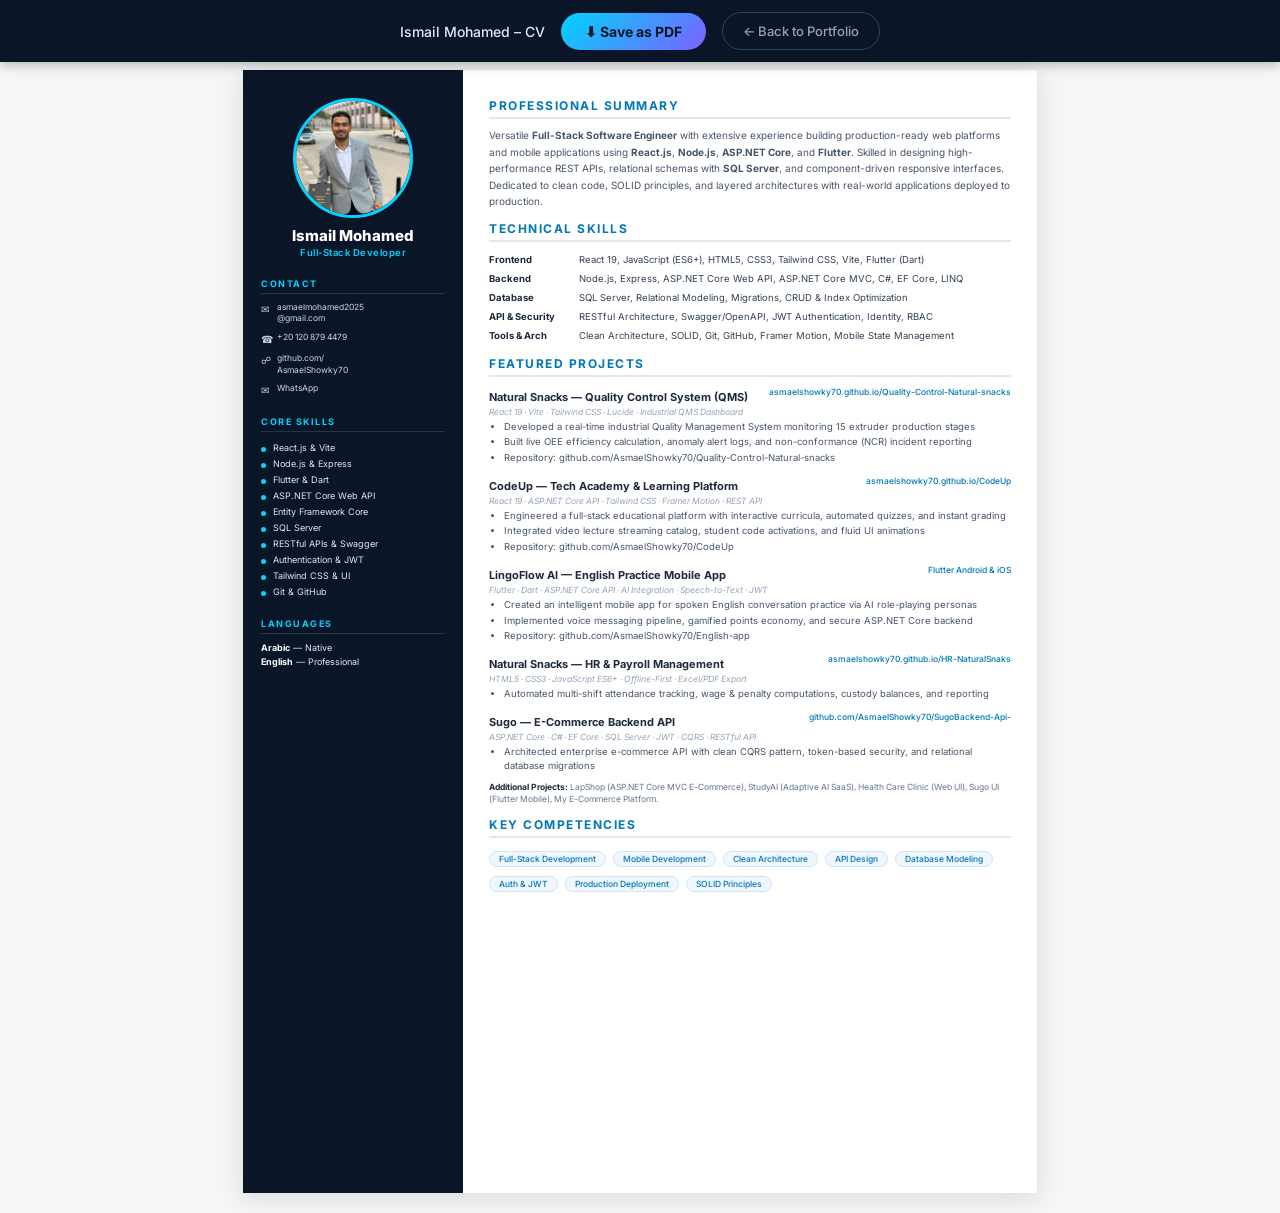
<file: cv.html>
<!DOCTYPE html>
<html lang="en">

<head>
    <meta charset="UTF-8" />
    <meta name="viewport" content="width=device-width, initial-scale=1.0" />
    <title>Ismail Mohamed – CV | Full-Stack Developer</title>
    <meta name="description"
        content="Ismail Mohamed CV - Full-Stack Developer & Software Engineer specialized in React.js, Node.js, ASP.NET Core, Flutter, and scalable web solutions." />
    <meta name="author" content="Ismail Mohamed" />
    <meta name="robots" content="index, follow" />
    <link rel="canonical" href="https://asmaelshowky70.github.io/portfolio/cv.html" />
    <meta property="og:title" content="Ismail Mohamed – CV | Full-Stack Developer" />
    <meta property="og:description"
        content="Professional CV of Ismail Mohamed, Full-Stack Developer & Software Engineer." />
    <meta property="og:type" content="profile" />
    <meta property="og:url" content="https://asmaelshowky70.github.io/portfolio/cv.html" />
    <link rel="preconnect" href="https://fonts.googleapis.com" />
    <link rel="preconnect" href="https://fonts.gstatic.com" crossorigin />
    <link href="https://fonts.googleapis.com/css2?family=Inter:wght@400;500;600;700;800&display=swap"
        rel="stylesheet" />
    <style>
        *,
        *::before,
        *::after {
            margin: 0;
            padding: 0;
            box-sizing: border-box;
        }

        html,
        body {
            font-family: 'Inter', 'Segoe UI', sans-serif;
            background: #f4f6f8;
            color: #1e293b;
            -webkit-print-color-adjust: exact !important;
            print-color-adjust: exact !important;
        }

        /* ===== CV Page – fixed A4 dimensions ===== */
        .cv-page {
            width: 794px;
            /* A4 at 96dpi */
            height: 1123px;
            /* A4 at 96dpi */
            margin: 20px auto;
            background: #fff;
            box-shadow: 0 4px 24px rgba(0, 0, 0, 0.12);
            overflow: hidden;
            position: relative;
        }

        /* ===== Two-column layout using absolute positioning (print-safe) ===== */
        .sidebar {
            position: absolute;
            top: 0;
            left: 0;
            width: 220px;
            height: 100%;
            background: #0a1628;
            color: #e2e8f0;
            padding: 28px 18px 20px;
        }

        .main-content {
            margin-left: 220px;
            padding: 28px 26px 20px;
        }

        /* ===== SIDEBAR STYLES ===== */
        .sidebar-photo {
            width: 120px;
            height: 120px;
            border-radius: 50%;
            border: 3px solid #00d4ff;
            object-fit: cover;
            object-position: center top;
            margin: 0 auto 8px;
            display: block;
        }

        .sidebar-name {
            text-align: center;
            font-size: 15px;
            font-weight: 800;
            color: #fff;
        }

        .sidebar-title {
            text-align: center;
            font-size: 9.5px;
            color: #00d4ff;
            font-weight: 600;
            letter-spacing: 0.5px;
            margin-top: 2px;
            margin-bottom: 20px;
        }

        .side-section {
            margin-bottom: 18px;
        }

        .side-section h3 {
            font-size: 9px;
            text-transform: uppercase;
            letter-spacing: 1.5px;
            color: #00d4ff;
            margin-bottom: 8px;
            padding-bottom: 4px;
            border-bottom: 1px solid rgba(255, 255, 255, 0.12);
        }

        .contact-item {
            display: table;
            width: 100%;
            margin-bottom: 7px;
            font-size: 8.5px;
            color: #cbd5e1;
            line-height: 1.35;
        }

        .ci-icon {
            display: table-cell;
            width: 16px;
            vertical-align: top;
            font-size: 10px;
            padding-top: 1px;
        }

        .ci-text {
            display: table-cell;
            vertical-align: top;
        }

        .contact-item a {
            color: #cbd5e1;
            text-decoration: none;
        }

        .skill-list {
            list-style: none;
        }

        .skill-list li {
            font-size: 9px;
            padding: 2.5px 0;
            color: #e2e8f0;
            padding-left: 12px;
            position: relative;
        }

        .skill-list li::before {
            content: '';
            position: absolute;
            left: 0;
            top: 7px;
            width: 5px;
            height: 5px;
            border-radius: 50%;
            background: #00d4ff;
        }

        .lang-item {
            font-size: 9px;
            color: #e2e8f0;
            margin-bottom: 3px;
        }

        .lang-item strong {
            color: #fff;
        }

        /* ===== MAIN CONTENT STYLES ===== */
        .main-section {
            margin-bottom: 11px;
        }

        .main-section h2 {
            font-size: 12px;
            text-transform: uppercase;
            letter-spacing: 1.5px;
            color: #0077b6;
            margin-bottom: 8px;
            padding-bottom: 4px;
            border-bottom: 2px solid #e2e8f0;
        }

        .summary-text {
            font-size: 10px;
            color: #475569;
            line-height: 1.65;
        }

        .skills-table {
            width: 100%;
            border-collapse: collapse;
            font-size: 9.5px;
        }

        .skills-table td {
            padding: 4px 0;
            vertical-align: top;
            color: #334155;
        }

        .skills-table td:first-child {
            width: 90px;
            font-weight: 700;
            color: #1e293b;
        }

        .project-block {
            margin-bottom: 8px;
        }

        .project-block:last-child {
            margin-bottom: 0;
        }

        .project-header {
            margin-bottom: 2px;
        }

        .project-header h3 {
            font-size: 11px;
            font-weight: 700;
            color: #1e293b;
            display: inline;
        }

        .project-link {
            font-size: 8.5px;
            color: #0077b6;
            font-weight: 500;
            float: right;
            margin-top: 2px;
        }

        .project-tech-line {
            font-size: 8.5px;
            color: #94a3b8;
            font-style: italic;
            margin-bottom: 3px;
            clear: both;
        }

        .project-block ul {
            padding-left: 15px;
            font-size: 9.5px;
            color: #475569;
            line-height: 1.55;
        }

        .project-block li {
            margin-bottom: 1px;
        }


        .badge {
            display: inline-block;
            padding: 2px 9px;
            background: #f0f7ff;
            border: 1px solid #d0e4f7;
            border-radius: 8px;
            font-size: 8.5px;
            color: #0077b6;
            font-weight: 500;
            margin: 0 3px 4px 0;
        }

        /* ===== Download Bar ===== */
        .download-bar {
            position: fixed;
            top: 0;
            left: 0;
            right: 0;
            background: #0a1628;
            padding: 12px 24px;
            display: flex;
            align-items: center;
            justify-content: center;
            gap: 16px;
            z-index: 100;
            box-shadow: 0 2px 12px rgba(0, 0, 0, 0.3);
        }

        .download-bar p {
            color: #e2e8f0;
            font-size: 14px;
            font-weight: 500;
        }

        .download-bar .btn-dl {
            padding: 10px 24px;
            background: linear-gradient(135deg, #00d4ff, #7b61ff);
            color: #0a1628;
            border: none;
            border-radius: 50px;
            font-size: 14px;
            font-weight: 700;
            cursor: pointer;
            transition: transform 0.2s, box-shadow 0.2s;
            font-family: inherit;
        }

        .download-bar .btn-dl:hover {
            transform: translateY(-2px);
            box-shadow: 0 4px 20px rgba(0, 212, 255, 0.4);
        }

        .download-bar .btn-back {
            padding: 10px 20px;
            background: transparent;
            color: #94a3b8;
            border: 1px solid #334155;
            border-radius: 50px;
            font-size: 13px;
            font-weight: 500;
            cursor: pointer;
            text-decoration: none;
            transition: all 0.2s;
        }

        .download-bar .btn-back:hover {
            color: #fff;
            border-color: #fff;
        }

        /* ===== PRINT STYLES ===== */
        @media print {
            @page {
                size: A4;
                margin: 0;
            }

            html,
            body {
                background: #fff !important;
                width: 210mm;
                height: 297mm;
            }

            .download-bar {
                display: none !important;
            }

            .cv-page {
                width: 210mm !important;
                height: 297mm !important;
                margin: 0 !important;
                box-shadow: none !important;
                page-break-after: avoid;
            }

            .sidebar {
                position: absolute !important;
                top: 0 !important;
                left: 0 !important;
                width: 58mm !important;
                height: 297mm !important;
                background: #0a1628 !important;
                -webkit-print-color-adjust: exact !important;
                print-color-adjust: exact !important;
            }

            .main-content {
                margin-left: 58mm !important;
            }

            .badge {
                background: #f0f7ff !important;
                border: 1px solid #d0e4f7 !important;
                -webkit-print-color-adjust: exact !important;
                print-color-adjust: exact !important;
            }

            .skill-list li::before {
                background: #00d4ff !important;
                -webkit-print-color-adjust: exact !important;
                print-color-adjust: exact !important;
            }
        }

        @media (max-width: 800px) {
            .cv-page {
                width: 100%;
                height: auto;
            }

            .sidebar {
                position: relative;
                width: 100%;
                height: auto;
            }

            .main-content {
                margin-left: 0;
            }
        }
    </style>
</head>

<body>

    <!-- Top Bar -->
    <div class="download-bar">
        <p>Ismail Mohamed – CV</p>
        <button class="btn-dl" onclick="window.print()">&#11015; Save as PDF</button>
        <a href="index.html" class="btn-back">&larr; Back to Portfolio</a>
    </div>

    <!-- CV Page -->
    <div class="cv-page" id="cvPage" style="margin-top: 70px;">

        <!-- SIDEBAR -->
        <div class="sidebar">
            <img src="img/profile.jpg" alt="Ismail Mohamed" class="sidebar-photo" />
            <div class="sidebar-name">Ismail Mohamed</div>
            <div class="sidebar-title">Full-Stack Developer</div>

            <!-- Contact -->
            <div class="side-section">
                <h3>Contact</h3>
                <div class="contact-item">
                    <span class="ci-icon">&#9993;</span>
                    <span class="ci-text"><a
                            href="mailto:asmaelmohamed2025@gmail.com">asmaelmohamed2025<br>@gmail.com</a></span>
                </div>
                <div class="contact-item">
                    <span class="ci-icon">&#9742;</span>
                    <span class="ci-text">+20 120 879 4479</span>
                </div>
                <div class="contact-item">
                    <span class="ci-icon">&#9741;</span>
                    <span class="ci-text"><a
                            href="https://github.com/AsmaelShowky70">github.com/<br>AsmaelShowky70</a></span>
                </div>
                <div class="contact-item">
                    <span class="ci-icon">&#9993;</span>
                    <span class="ci-text"><a href="https://wa.me/201208794479">WhatsApp</a></span>
                </div>
            </div>

            <!-- Skills -->
            <div class="side-section">
                <h3>Core Skills</h3>
                <ul class="skill-list">
                    <li>React.js &amp; Vite</li>
                    <li>Node.js &amp; Express</li>
                    <li>Flutter &amp; Dart</li>
                    <li>ASP.NET Core Web API</li>
                    <li>Entity Framework Core</li>
                    <li>SQL Server</li>
                    <li>RESTful APIs &amp; Swagger</li>
                    <li>Authentication &amp; JWT</li>
                    <li>Tailwind CSS &amp; UI</li>
                    <li>Git &amp; GitHub</li>
                </ul>
            </div>

            <!-- Languages -->
            <div class="side-section">
                <h3>Languages</h3>
                <div class="lang-item"><strong>Arabic</strong> &mdash; Native</div>
                <div class="lang-item"><strong>English</strong> &mdash; Professional</div>
            </div>
        </div>

        <!-- MAIN CONTENT -->
        <div class="main-content">

            <div class="main-section">
                <h2>Professional Summary</h2>
                <p class="summary-text">
                    Versatile <strong>Full-Stack Software Engineer</strong> with extensive experience building
                    production-ready web platforms and mobile applications using <strong>React.js</strong>,
                    <strong>Node.js</strong>, <strong>ASP.NET Core</strong>, and <strong>Flutter</strong>. Skilled in
                    designing high-performance REST APIs, relational schemas with <strong>SQL Server</strong>, and
                    component-driven responsive interfaces. Dedicated to clean code, SOLID principles, and layered
                    architectures with real-world applications deployed to production.
                </p>
            </div>

            <div class="main-section">
                <h2>Technical Skills</h2>
                <table class="skills-table">
                    <tr>
                        <td>Frontend</td>
                        <td>React 19, JavaScript (ES6+), HTML5, CSS3, Tailwind CSS, Vite, Flutter (Dart)</td>
                    </tr>
                    <tr>
                        <td>Backend</td>
                        <td>Node.js, Express, ASP.NET Core Web API, ASP.NET Core MVC, C#, EF Core, LINQ</td>
                    </tr>
                    <tr>
                        <td>Database</td>
                        <td>SQL Server, Relational Modeling, Migrations, CRUD &amp; Index Optimization</td>
                    </tr>
                    <tr>
                        <td>API &amp; Security</td>
                        <td>RESTful Architecture, Swagger/OpenAPI, JWT Authentication, Identity, RBAC</td>
                    </tr>
                    <tr>
                        <td>Tools &amp; Arch</td>
                        <td>Clean Architecture, SOLID, Git, GitHub, Framer Motion, Mobile State Management</td>
                    </tr>
                </table>
            </div>

            <div class="main-section">
                <h2>Featured Projects</h2>
                <div class="project-block">
                    <div class="project-header">
                        <h3>Natural Snacks — Quality Control System (QMS)</h3>
                        <span class="project-link">asmaelshowky70.github.io/Quality-Control-Natural-snacks</span>
                    </div>
                    <div class="project-tech-line">React 19 &middot; Vite &middot; Tailwind CSS &middot; Lucide &middot; Industrial QMS Dashboard</div>
                    <ul>
                        <li>Developed a real-time industrial Quality Management System monitoring 15 extruder production stages</li>
                        <li>Built live OEE efficiency calculation, anomaly alert logs, and non-conformance (NCR) incident reporting</li>
                        <li>Repository: github.com/AsmaelShowky70/Quality-Control-Natural-snacks</li>
                    </ul>
                </div>
                <div class="project-block">
                    <div class="project-header">
                        <h3>CodeUp — Tech Academy &amp; Learning Platform</h3>
                        <span class="project-link">asmaelshowky70.github.io/CodeUp</span>
                    </div>
                    <div class="project-tech-line">React 19 &middot; ASP.NET Core API &middot; Tailwind CSS &middot; Framer Motion &middot; REST API</div>
                    <ul>
                        <li>Engineered a full-stack educational platform with interactive curricula, automated quizzes, and instant grading</li>
                        <li>Integrated video lecture streaming catalog, student code activations, and fluid UI animations</li>
                        <li>Repository: github.com/AsmaelShowky70/CodeUp</li>
                    </ul>
                </div>
                <div class="project-block">
                    <div class="project-header">
                        <h3>LingoFlow AI — English Practice Mobile App</h3>
                        <span class="project-link">Flutter Android &amp; iOS</span>
                    </div>
                    <div class="project-tech-line">Flutter &middot; Dart &middot; ASP.NET Core API &middot; AI Integration &middot; Speech-to-Text &middot; JWT</div>
                    <ul>
                        <li>Created an intelligent mobile app for spoken English conversation practice via AI role-playing personas</li>
                        <li>Implemented voice messaging pipeline, gamified points economy, and secure ASP.NET Core backend</li>
                        <li>Repository: github.com/AsmaelShowky70/English-app</li>
                    </ul>
                </div>
                <div class="project-block">
                    <div class="project-header">
                        <h3>Natural Snacks — HR &amp; Payroll Management</h3>
                        <span class="project-link">asmaelshowky70.github.io/HR-NaturalSnaks</span>
                    </div>
                    <div class="project-tech-line">HTML5 &middot; CSS3 &middot; JavaScript ES6+ &middot; Offline-First &middot; Excel/PDF Export</div>
                    <ul>
                        <li>Automated multi-shift attendance tracking, wage &amp; penalty computations, custody balances, and reporting</li>
                    </ul>
                </div>
                <div class="project-block">
                    <div class="project-header">
                        <h3>Sugo — E-Commerce Backend API</h3>
                        <span class="project-link">github.com/AsmaelShowky70/SugoBackend-Api-</span>
                    </div>
                    <div class="project-tech-line">ASP.NET Core &middot; C# &middot; EF Core &middot; SQL Server &middot; JWT &middot; CQRS &middot; RESTful API</div>
                    <ul>
                        <li>Architected enterprise e-commerce API with clean CQRS pattern, token-based security, and relational database migrations</li>
                    </ul>
                </div>
                <div class="project-block" style="margin-top: 6px; margin-bottom: 2px;">
                    <div style="font-size: 8.5px; color: #64748b; line-height: 1.4;">
                        <strong style="color: #1e293b;">Additional Projects:</strong> LapShop (ASP.NET Core MVC E-Commerce), StudyAI (Adaptive AI SaaS), Health Care Clinic (Web UI), Sugo UI (Flutter Mobile), My E-Commerce Platform.
                    </div>
                </div>
            </div>

            <div class="main-section">
                <h2>Key Competencies</h2>
                <div class="badges">
                    <span class="badge">Full-Stack Development</span>
                    <span class="badge">Mobile Development</span>
                    <span class="badge">Clean Architecture</span>
                    <span class="badge">API Design</span>
                    <span class="badge">Database Modeling</span>
                    <span class="badge">Auth &amp; JWT</span>
                    <span class="badge">Production Deployment</span>
                    <span class="badge">SOLID Principles</span>
                </div>
            </div>

        </div>
    </div>

</body>

</html>
</file>
